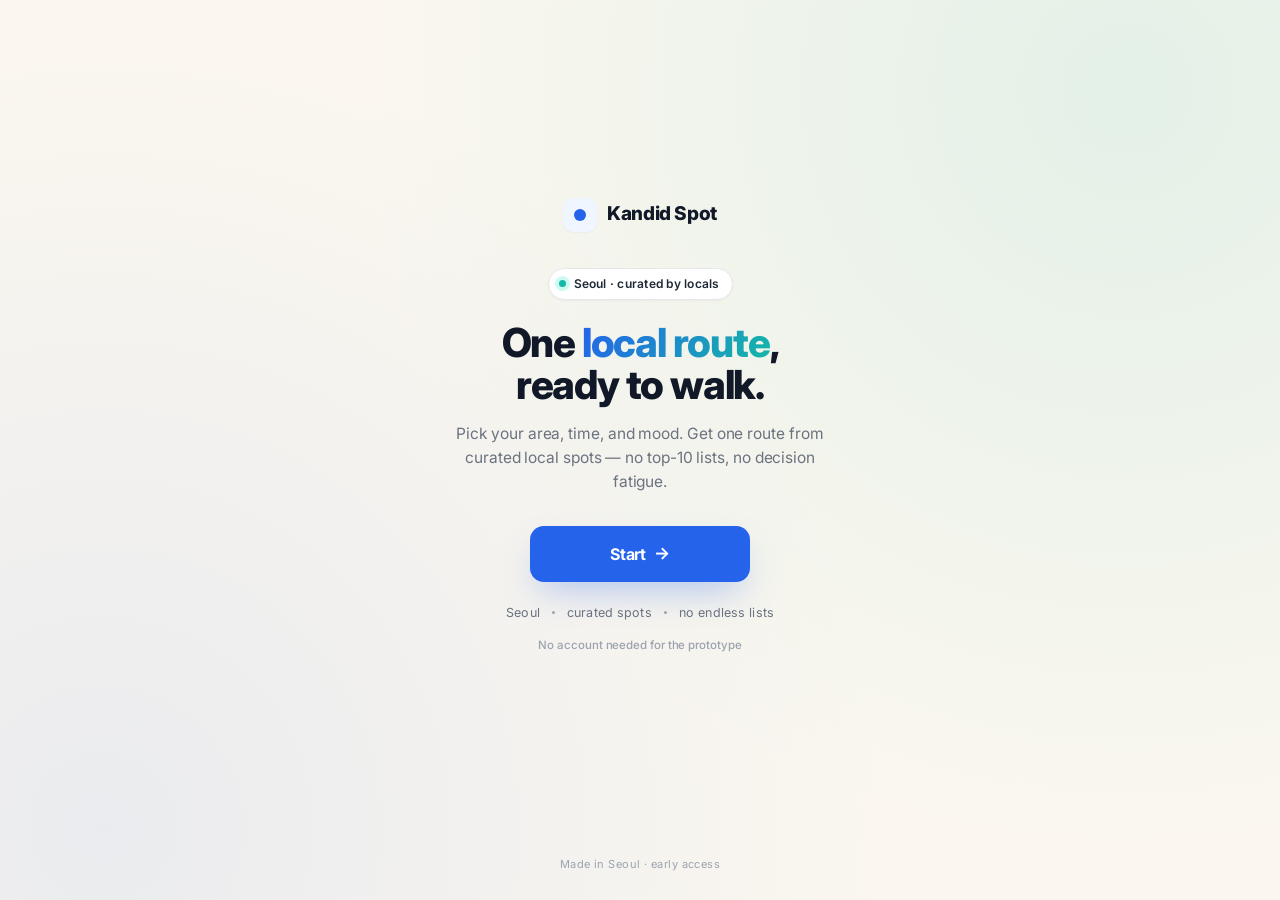
<file: index.html>
<!DOCTYPE html>
<html lang="en">
<head>
<meta charset="UTF-8" />
<meta name="viewport" content="width=device-width, initial-scale=1.0" />
<title>Kandid Spot — One local route, ready to walk</title>
<meta name="description" content="Pick your area, time, and mood. Kandid Spot gives you one route from curated local spots in Seoul." />
<meta name="theme-color" content="#FBF7EF" />
<link rel="preconnect" href="https://fonts.googleapis.com" />
<link rel="preconnect" href="https://fonts.gstatic.com" crossorigin />
<link href="https://fonts.googleapis.com/css2?family=Inter:wght@400;500;600;700;800&display=swap" rel="stylesheet" />
<style>
  :root {
    --bg: #FBF7EF;
    --card: #FFFFFF;
    --primary: #2563EB;
    --primary-dark: #1D4ED8;
    --primary-soft: #EFF6FF;
    --mint: #14B8A6;
    --mint-soft: #CCFBF1;
    --text: #111827;
    --text-soft: #1F2937;
    --gray: #6B7280;
    --gray-light: #9CA3AF;
    --border: #E5E7EB;
    --shadow-pop: 0 16px 36px -10px rgba(37, 99, 235, 0.35);
    --shadow-xs: 0 1px 2px rgba(17, 24, 39, 0.04);
  }
  *, *::before, *::after { box-sizing: border-box; margin: 0; padding: 0; }
  html, body { height: 100%; }
  body {
    font-family: 'Inter', -apple-system, BlinkMacSystemFont, "Apple SD Gothic Neo",
      "Malgun Gothic", "Noto Sans KR", sans-serif;
    background: var(--bg);
    background-image:
      radial-gradient(circle at 88% 10%, rgba(20, 184, 166, 0.10), transparent 55%),
      radial-gradient(circle at 8% 92%, rgba(37, 99, 235, 0.08), transparent 55%);
    color: var(--text);
    -webkit-font-smoothing: antialiased;
    line-height: 1.5;
    letter-spacing: -0.005em;
    min-height: 100%;
    display: flex;
    flex-direction: column;
  }
  a { color: inherit; text-decoration: none; }

  .start {
    flex: 1;
    width: 100%;
    max-width: 520px;
    margin: 0 auto;
    padding: 56px 24px 40px;
    display: flex;
    flex-direction: column;
    align-items: center;
    justify-content: center;
    text-align: center;
  }

  .brand {
    display: inline-flex;
    align-items: center;
    gap: 10px;
    margin-bottom: 36px;
  }
  .brand-mark {
    width: 34px;
    height: 34px;
    border-radius: 10px;
    background: var(--primary-soft);
    display: inline-flex;
    align-items: center;
    justify-content: center;
    box-shadow: var(--shadow-xs);
  }
  .brand-mark::after {
    content: "";
    width: 12px;
    height: 12px;
    border-radius: 50%;
    background: var(--primary);
  }
  .brand-name {
    font-size: 19px;
    font-weight: 800;
    letter-spacing: -0.02em;
  }

  .eyebrow {
    display: inline-flex;
    align-items: center;
    gap: 8px;
    font-size: 12px;
    font-weight: 600;
    letter-spacing: 0.02em;
    color: var(--text-soft);
    background: var(--card);
    border: 1px solid var(--border);
    padding: 6px 12px 6px 10px;
    border-radius: 999px;
    box-shadow: var(--shadow-xs);
    margin-bottom: 22px;
  }
  .eyebrow-dot {
    width: 7px;
    height: 7px;
    border-radius: 50%;
    background: var(--mint);
    box-shadow: 0 0 0 4px var(--mint-soft);
  }

  h1.headline {
    font-size: 40px;
    font-weight: 800;
    letter-spacing: -0.03em;
    line-height: 1.05;
    color: var(--text);
    max-width: 14ch;
  }
  h1.headline .accent {
    background: linear-gradient(120deg, var(--primary) 0%, var(--mint) 100%);
    -webkit-background-clip: text;
    background-clip: text;
    color: transparent;
  }

  .lead {
    margin-top: 16px;
    font-size: 15.5px;
    color: var(--gray);
    line-height: 1.55;
    max-width: 38ch;
  }

  .cta {
    display: inline-flex;
    align-items: center;
    justify-content: center;
    gap: 8px;
    margin-top: 32px;
    padding: 16px 32px;
    min-width: 220px;
    background: var(--primary);
    color: white;
    font-size: 16px;
    font-weight: 700;
    border-radius: 14px;
    border: none;
    box-shadow: var(--shadow-pop);
    transition: transform 0.15s ease, background 0.15s ease, box-shadow 0.15s ease;
  }
  .cta:hover {
    background: var(--primary-dark);
    transform: translateY(-1px);
    box-shadow: 0 20px 40px -10px rgba(37, 99, 235, 0.45);
  }
  .cta:active { transform: translateY(0); }
  .cta:focus-visible {
    outline: 3px solid rgba(37, 99, 235, 0.35);
    outline-offset: 2px;
  }
  .cta-arrow { font-size: 17px; line-height: 1; }

  .trust {
    margin-top: 22px;
    font-size: 12.5px;
    color: var(--gray);
    letter-spacing: 0.01em;
  }
  .trust .sep {
    display: inline-block;
    width: 3px;
    height: 3px;
    border-radius: 50%;
    background: var(--gray-light);
    vertical-align: middle;
    margin: 0 8px 2px;
  }

  .prototype-note {
    margin-top: 14px;
    font-size: 11.5px;
    color: var(--gray-light);
    font-weight: 500;
  }

  .foot {
    flex-shrink: 0;
    text-align: center;
    padding: 20px 24px 28px;
    font-size: 11px;
    color: var(--gray-light);
    letter-spacing: 0.04em;
  }

  @media (max-width: 480px) {
    .start { padding: 40px 20px 28px; }
    .brand { margin-bottom: 28px; }
    h1.headline { font-size: 32px; }
    .lead { font-size: 14.5px; margin-top: 12px; }
    .cta { width: 100%; min-width: 0; padding: 15px 24px; }
    .trust { font-size: 12px; }
  }
</style>
</head>
<body>

<main class="start">
  <a class="brand" href="./v2-refined-main-app/index.html" aria-label="Kandid Spot home">
    <span class="brand-mark" aria-hidden="true"></span>
    <span class="brand-name">Kandid Spot</span>
  </a>

  <span class="eyebrow">
    <span class="eyebrow-dot" aria-hidden="true"></span>
    Seoul · curated by locals
  </span>

  <h1 class="headline">
    One <span class="accent">local route</span>,<br />
    ready to walk.
  </h1>

  <p class="lead">
    Pick your area, time, and mood. Get one route from curated local spots —
    no top-10 lists, no decision fatigue.
  </p>

  <a class="cta" href="./v2-refined-main-app/index.html" data-cta="start">
    Start <span class="cta-arrow" aria-hidden="true">→</span>
  </a>

  <p class="trust">
    Seoul
    <span class="sep" aria-hidden="true"></span>
    curated spots
    <span class="sep" aria-hidden="true"></span>
    no endless lists
  </p>

  <p class="prototype-note">No account needed for the prototype</p>
</main>

<footer class="foot">Made in Seoul · early access</footer>

</body>
</html>
</file>
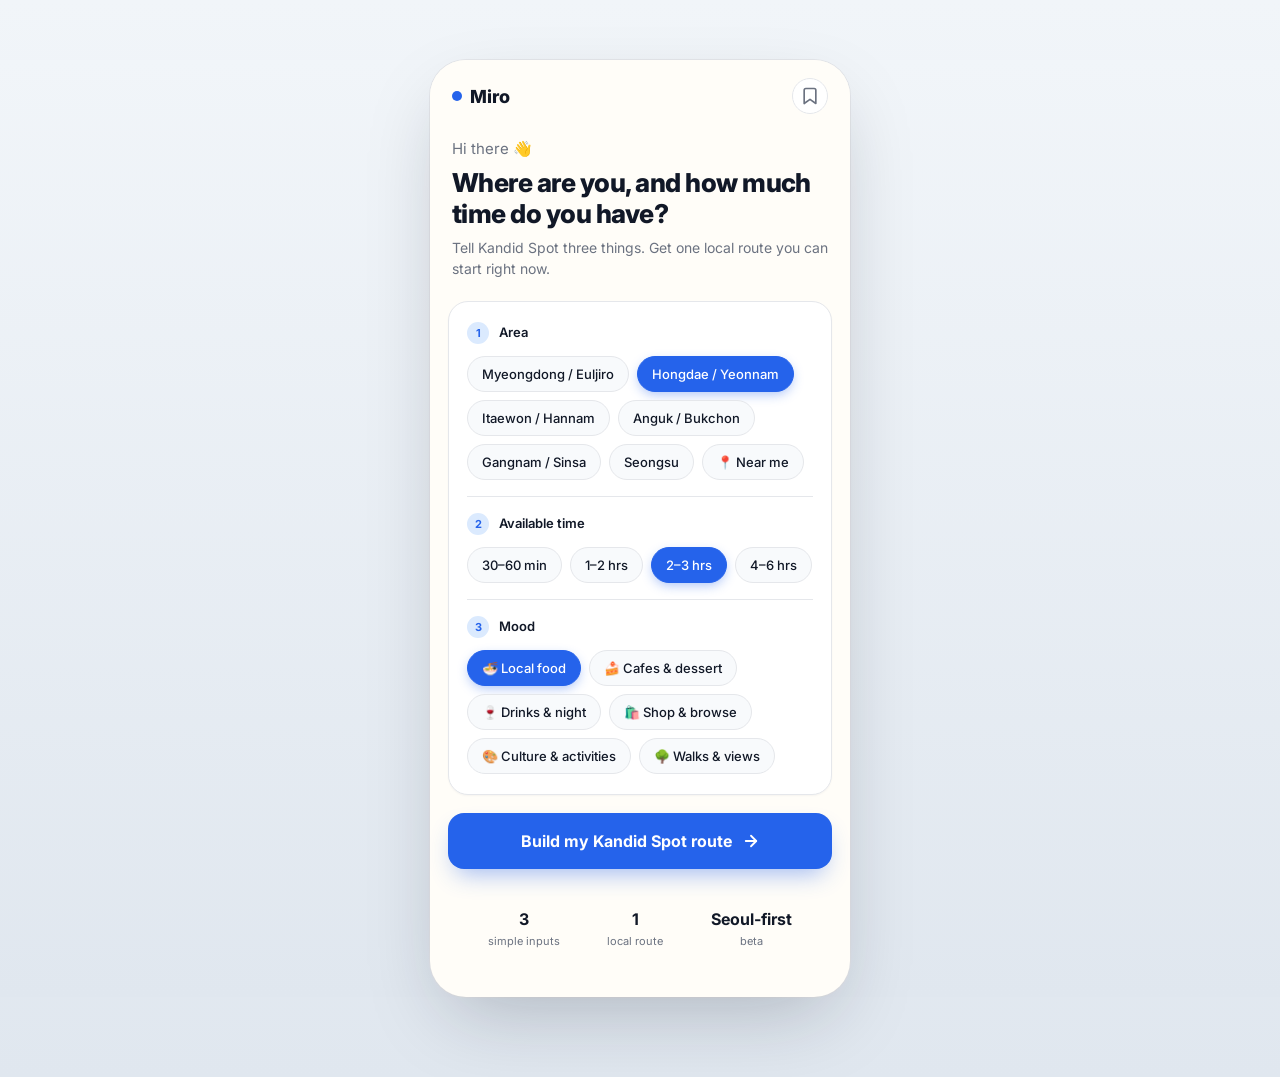
<file: v1-route-card-first/index.html>
<!DOCTYPE html>
<html lang="en">
<head>
<meta charset="UTF-8" />
<meta name="viewport" content="width=device-width, initial-scale=1.0" />
<title>Miro — Route Card First (V1)</title>
<link rel="preconnect" href="https://fonts.googleapis.com" />
<link rel="preconnect" href="https://fonts.gstatic.com" crossorigin />
<link href="https://fonts.googleapis.com/css2?family=Inter:wght@400;500;600;700;800&display=swap" rel="stylesheet" />
<link rel="stylesheet" href="styles.css" />
</head>
<body>

<div class="device">
  <header class="app-bar">
    <div class="brand">
      <span class="brand-dot"></span>
      <span class="brand-name">Miro</span>
    </div>
    <button class="icon-btn" aria-label="Saved routes">
      <svg width="20" height="20" viewBox="0 0 24 24" fill="none" stroke="currentColor" stroke-width="2" stroke-linecap="round" stroke-linejoin="round"><path d="M19 21l-7-5-7 5V5a2 2 0 0 1 2-2h10a2 2 0 0 1 2 2z"></path></svg>
    </button>
  </header>

  <!-- BUILDER VIEW -->
  <main id="builder-view" class="screen active">
    <div class="hello">
      <div class="greet">Hi there 👋</div>
      <h1 class="prompt-h1">Where are you, and how much time do you have?</h1>
      <p class="prompt-sub">Tell Kandid Spot three things. Get one local route you can start right now.</p>
    </div>

    <section class="card builder-card">
      <div class="field">
        <div class="field-label">
          <span class="field-num">1</span>
          <span>Area</span>
        </div>
        <div class="chip-row" data-group="area">
          <button class="chip" data-value="Myeongdong / Euljiro" data-internal-value="myeongdong_euljiro">Myeongdong / Euljiro</button>
          <button class="chip selected" data-value="Hongdae / Yeonnam" data-internal-value="hongdae_yeonnam">Hongdae / Yeonnam</button>
          <button class="chip" data-value="Itaewon / Hannam" data-internal-value="itaewon_hannam">Itaewon / Hannam</button>
          <button class="chip" data-value="Anguk / Bukchon" data-internal-value="anguk_bukchon">Anguk / Bukchon</button>
          <button class="chip" data-value="Gangnam / Sinsa" data-internal-value="gangnam_sinsa_apgujeong">Gangnam / Sinsa</button>
          <button class="chip" data-value="Seongsu" data-internal-value="seongsu">Seongsu</button>
          <button class="chip" data-value="Near me" data-internal-value="near_me">📍 Near me</button>
        </div>
      </div>

      <div class="divider"></div>

      <div class="field">
        <div class="field-label">
          <span class="field-num">2</span>
          <span>Available time</span>
        </div>
        <div class="chip-row" data-group="time">
          <button class="chip" data-value="30–60 min" data-internal-value="time_30_60">30–60 min</button>
          <button class="chip" data-value="1–2 hours" data-internal-value="time_1_2">1–2 hrs</button>
          <button class="chip selected" data-value="2–3 hours" data-internal-value="time_2_3">2–3 hrs</button>
          <button class="chip" data-value="4–6 hours" data-internal-value="time_4_6">4–6 hrs</button>
        </div>
      </div>

      <div class="divider"></div>

      <div class="field">
        <div class="field-label">
          <span class="field-num">3</span>
          <span>Mood</span>
        </div>
        <div class="chip-row" data-group="mood">
          <button class="chip selected" data-value="Local food" data-internal-value="local_food">🍜 Local food</button>
          <button class="chip" data-value="Cafes & dessert" data-internal-value="cafes_dessert">🍰 Cafes & dessert</button>
          <button class="chip" data-value="Drinks & night" data-internal-value="drinks_night">🍷 Drinks & night</button>
          <button class="chip" data-value="Shop & browse" data-internal-value="shop_browse">🛍️ Shop & browse</button>
          <button class="chip" data-value="Culture & activities" data-internal-value="culture_activities">🎨 Culture & activities</button>
          <button class="chip" data-value="Walks & views" data-internal-value="walks_views">🌳 Walks & views</button>
        </div>
      </div>
    </section>

    <button id="build-btn" class="cta-btn">
      <span>Build my Kandid Spot route</span>
      <svg width="18" height="18" viewBox="0 0 24 24" fill="none" stroke="currentColor" stroke-width="2.4" stroke-linecap="round" stroke-linejoin="round"><line x1="5" y1="12" x2="19" y2="12"></line><polyline points="12 5 19 12 12 19"></polyline></svg>
    </button>

    <div class="proof-row">
      <div class="proof"><strong>3</strong><span>simple inputs</span></div>
      <div class="proof"><strong>1</strong><span>local route</span></div>
      <div class="proof"><strong>Seoul-first</strong><span>beta</span></div>
    </div>
  </main>

  <!-- LOADING VIEW -->
  <main id="loading-view" class="screen">
    <div class="loader-wrap">
      <div class="loader-glyph">
        <span class="dot d1"></span>
        <span class="dot d2"></span>
        <span class="dot d3"></span>
        <span class="dot d4"></span>
        <svg class="loader-line" viewBox="0 0 200 80" preserveAspectRatio="none">
          <path d="M 20 60 Q 60 10 100 40 T 180 30" fill="none" stroke="#2563EB" stroke-width="3" stroke-linecap="round" stroke-dasharray="6 6"/>
        </svg>
      </div>
      <h2 class="loader-h2">Building your Kandid Spot route…</h2>
      <p class="loader-step" id="loader-step">Reading the streets of Hongdae</p>
    </div>
  </main>

  <!-- RESULT VIEW -->
  <main id="result-view" class="screen">
    <div class="result-head">
      <button class="back-btn" id="back-to-builder" aria-label="Back">
        <svg width="20" height="20" viewBox="0 0 24 24" fill="none" stroke="currentColor" stroke-width="2" stroke-linecap="round" stroke-linejoin="round"><polyline points="15 18 9 12 15 6"></polyline></svg>
      </button>
      <div class="result-meta-tag" id="result-tag">Hongdae / Yeonnam · 2–3 hours · Local food</div>
    </div>

    <section class="route-hero">
      <h2 class="route-title" id="route-title">A quiet Hongdae plate-and-walk</h2>
      <div class="route-stats">
        <div class="stat"><span class="stat-num">4</span><span class="stat-lbl">stops</span></div>
        <div class="stat-sep"></div>
        <div class="stat"><span class="stat-num">2h 05m</span><span class="stat-lbl">total</span></div>
        <div class="stat-sep"></div>
        <div class="stat"><span class="stat-num">18 min</span><span class="stat-lbl">walking</span></div>
      </div>
      <div class="route-tags">
        <span class="tag">🚶 walkable</span>
        <span class="tag">🤫 quiet</span>
        <span class="tag">🍴 locals eat here</span>
        <span class="tag">💸 ~₩28k pp</span>
      </div>
    </section>

    <section class="card map-card">
      <div class="map-head">
        <span class="map-label">Map preview</span>
        <span class="map-walk">~18 min on foot</span>
      </div>
      <svg class="mock-map" viewBox="0 0 320 200" xmlns="http://www.w3.org/2000/svg">
        <defs>
          <pattern id="grid-v1" width="20" height="20" patternUnits="userSpaceOnUse">
            <path d="M 20 0 L 0 0 0 20" fill="none" stroke="#E5E7EB" stroke-width="0.5"/>
          </pattern>
        </defs>
        <rect width="320" height="200" fill="#F8FAFC"/>
        <rect width="320" height="200" fill="url(#grid-v1)"/>
        <!-- streets -->
        <path d="M 0 130 L 320 130" stroke="#E5E7EB" stroke-width="6"/>
        <path d="M 120 0 L 120 200" stroke="#E5E7EB" stroke-width="6"/>
        <path d="M 0 60 L 320 60" stroke="#E5E7EB" stroke-width="3"/>
        <path d="M 240 0 L 240 200" stroke="#E5E7EB" stroke-width="3"/>
        <!-- park -->
        <rect x="40" y="20" width="60" height="40" rx="6" fill="#D1FAE5" opacity="0.7"/>
        <text x="70" y="44" text-anchor="middle" font-size="9" fill="#047857" font-family="Inter">Yeonnam Park</text>
        <!-- route line -->
        <path class="route-path" d="M 50 100 Q 90 70 140 90 T 230 75 T 280 150" fill="none" stroke="#2563EB" stroke-width="3.2" stroke-linecap="round" stroke-dasharray="6 5"/>
        <!-- pins -->
        <g class="pin" data-stop="0"><circle cx="50" cy="100" r="11" fill="#2563EB"/><text x="50" y="104" text-anchor="middle" font-size="11" fill="white" font-weight="700" font-family="Inter">1</text></g>
        <g class="pin" data-stop="1"><circle cx="140" cy="90" r="11" fill="#2563EB"/><text x="140" y="94" text-anchor="middle" font-size="11" fill="white" font-weight="700" font-family="Inter">2</text></g>
        <g class="pin" data-stop="2"><circle cx="230" cy="75" r="11" fill="#2563EB"/><text x="230" y="79" text-anchor="middle" font-size="11" fill="white" font-weight="700" font-family="Inter">3</text></g>
        <g class="pin" data-stop="3"><circle cx="280" cy="150" r="11" fill="#2563EB"/><text x="280" y="154" text-anchor="middle" font-size="11" fill="white" font-weight="700" font-family="Inter">4</text></g>
      </svg>
    </section>

    <section class="card why-card">
      <div class="why-head">
        <span class="why-icon">💡</span>
        <span class="why-title">Why this route?</span>
      </div>
      <p class="why-body" id="why-body">
        You picked <strong>quiet local food</strong>, so Miro skipped the main strip. We start with a backstreet BBQ where neighborhood families eat, then walk you through Yeonnam's residential lanes — the part of Hongdae that still feels lived-in. Dessert is a tiny ten-seat cafe locals don't post about.
      </p>
    </section>

    <section class="timeline">
      <div class="timeline-head">
        <h3>Your route</h3>
        <span class="timeline-sub">Tap a stop for details</span>
      </div>
      <div class="stops" id="stops"></div>
    </section>

    <section class="refine">
      <div class="refine-head">Refine this route</div>
      <div class="refine-chips" id="refine-chips">
        <button class="refine-chip" data-refine="walk">🚶 Less walking</button>
        <button class="refine-chip" data-refine="local">🏘️ More local</button>
        <button class="refine-chip" data-refine="cheap">💸 Cheaper</button>
        <button class="refine-chip" data-refine="cafe">☕ More cafes</button>
        <button class="refine-chip" data-refine="quiet">🤫 Avoid crowds</button>
        <button class="refine-chip" data-refine="open">🟢 Open now only</button>
      </div>
    </section>

    <section class="actions">
      <button class="action-btn" data-action="save">
        <svg width="18" height="18" viewBox="0 0 24 24" fill="none" stroke="currentColor" stroke-width="2" stroke-linecap="round" stroke-linejoin="round"><path d="M19 21l-7-5-7 5V5a2 2 0 0 1 2-2h10a2 2 0 0 1 2 2z"></path></svg>
        Save route
      </button>
      <button class="action-btn" data-action="share">
        <svg width="18" height="18" viewBox="0 0 24 24" fill="none" stroke="currentColor" stroke-width="2" stroke-linecap="round" stroke-linejoin="round"><circle cx="18" cy="5" r="3"></circle><circle cx="6" cy="12" r="3"></circle><circle cx="18" cy="19" r="3"></circle><line x1="8.59" y1="13.51" x2="15.42" y2="17.49"></line><line x1="15.41" y1="6.51" x2="8.59" y2="10.49"></line></svg>
        Share
      </button>
      <button class="action-btn primary" data-action="map">
        <svg width="18" height="18" viewBox="0 0 24 24" fill="none" stroke="currentColor" stroke-width="2" stroke-linecap="round" stroke-linejoin="round"><polygon points="1 6 1 22 8 18 16 22 23 18 23 2 16 6 8 2 1 6"></polygon><line x1="8" y1="2" x2="8" y2="18"></line><line x1="16" y1="6" x2="16" y2="22"></line></svg>
        Open in map
      </button>
    </section>

    <div class="walk-bar">
      <div class="walk-bar-inner">
        <span class="walk-pulse"></span>
        Ready when you are. Start at stop 1.
      </div>
    </div>
  </main>

  <!-- BOTTOM SHEET — Place detail -->
  <div id="sheet" class="sheet" aria-hidden="true">
    <div class="sheet-overlay" id="sheet-overlay"></div>
    <div class="sheet-panel">
      <div class="sheet-handle"></div>
      <div id="sheet-body"></div>
    </div>
  </div>

  <!-- TOAST -->
  <div id="toast" class="toast" role="status"></div>
</div>

<script src="app.js"></script>
</body>
</html>
</file>
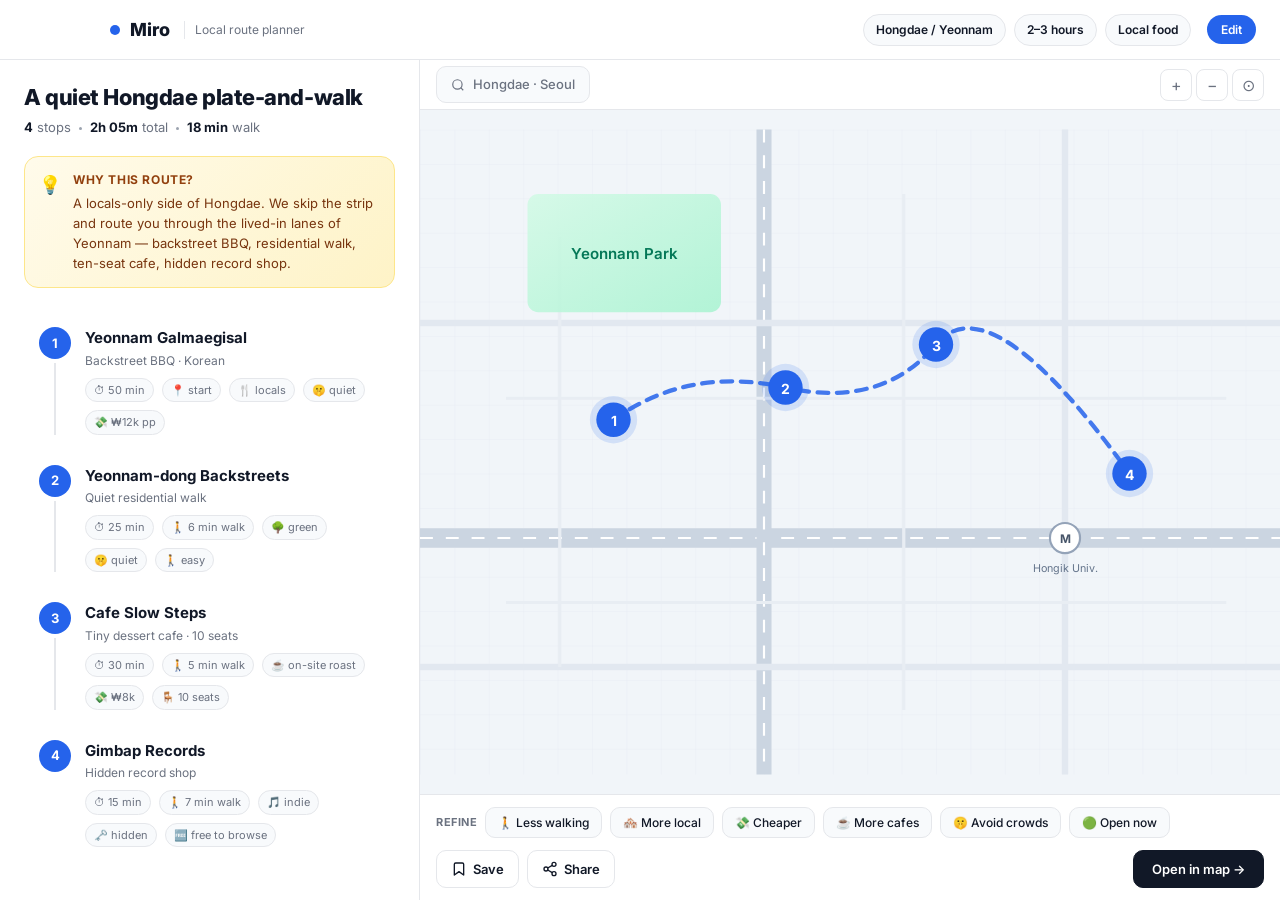
<file: v2-map-itinerary-split/index.html>
<!DOCTYPE html>
<html lang="en">
<head>
<meta charset="UTF-8" />
<meta name="viewport" content="width=device-width, initial-scale=1.0" />
<title>Miro — Map + Itinerary (V2)</title>
<link rel="preconnect" href="https://fonts.googleapis.com" />
<link rel="preconnect" href="https://fonts.gstatic.com" crossorigin />
<link href="https://fonts.googleapis.com/css2?family=Inter:wght@400;500;600;700;800&display=swap" rel="stylesheet" />
<link rel="stylesheet" href="styles.css" />
</head>
<body>

<div class="app">
  <!-- TOP BAR -->
  <header class="top-bar">
    <div class="brand">
      <span class="brand-dot"></span>
      <span class="brand-name">Miro</span>
      <span class="brand-tag">Local route planner</span>
    </div>
    <div class="top-meta" id="top-meta">
      <span class="meta-pill" data-key="area">Hongdae / Yeonnam</span>
      <span class="meta-pill" data-key="time">2–3 hours</span>
      <span class="meta-pill" data-key="mood">Local food</span>
      <button class="edit-btn" id="edit-builder">Edit</button>
    </div>
  </header>

  <!-- BUILDER OVERLAY -->
  <div class="builder-overlay" id="builder-overlay">
    <div class="builder-panel">
      <button class="builder-close" id="builder-close" aria-label="Close">
        <svg width="20" height="20" viewBox="0 0 24 24" fill="none" stroke="currentColor" stroke-width="2" stroke-linecap="round" stroke-linejoin="round"><line x1="18" y1="6" x2="6" y2="18"></line><line x1="6" y1="6" x2="18" y2="18"></line></svg>
      </button>
      <h2 class="builder-h2">Build your Kandid Spot route</h2>
      <p class="builder-sub">Three inputs. One local route in seconds.</p>

      <div class="builder-field">
        <label class="builder-label">Area</label>
        <div class="chip-row" data-group="area">
          <button class="chip" data-value="Myeongdong / Euljiro" data-internal-value="myeongdong_euljiro">Myeongdong / Euljiro</button>
          <button class="chip selected" data-value="Hongdae / Yeonnam" data-internal-value="hongdae_yeonnam">Hongdae / Yeonnam</button>
          <button class="chip" data-value="Itaewon / Hannam" data-internal-value="itaewon_hannam">Itaewon / Hannam</button>
          <button class="chip" data-value="Anguk / Bukchon" data-internal-value="anguk_bukchon">Anguk / Bukchon</button>
          <button class="chip" data-value="Gangnam / Sinsa" data-internal-value="gangnam_sinsa_apgujeong">Gangnam / Sinsa</button>
          <button class="chip" data-value="Seongsu" data-internal-value="seongsu">Seongsu</button>
          <button class="chip" data-value="Near me" data-internal-value="near_me">📍 Near me</button>
        </div>
      </div>

      <div class="builder-field">
        <label class="builder-label">Available time</label>
        <div class="time-grid" data-group="time">
          <button class="time-tile" data-value="30–60 min" data-internal-value="time_30_60"><span class="tt-num">30–60</span><span class="tt-lbl">min</span></button>
          <button class="time-tile" data-value="1–2 hours" data-internal-value="time_1_2"><span class="tt-num">1–2</span><span class="tt-lbl">hrs</span></button>
          <button class="time-tile selected" data-value="2–3 hours" data-internal-value="time_2_3"><span class="tt-num">2–3</span><span class="tt-lbl">hrs</span></button>
          <button class="time-tile" data-value="4–6 hours" data-internal-value="time_4_6"><span class="tt-num">4–6</span><span class="tt-lbl">hrs</span></button>
        </div>
      </div>

      <div class="builder-field">
        <label class="builder-label">Mood</label>
        <div class="chip-row" data-group="mood">
          <button class="chip selected" data-value="Local food" data-internal-value="local_food">🍜 Local food</button>
          <button class="chip" data-value="Cafes & dessert" data-internal-value="cafes_dessert">🍰 Cafes & dessert</button>
          <button class="chip" data-value="Drinks & night" data-internal-value="drinks_night">🍷 Drinks & night</button>
          <button class="chip" data-value="Shop & browse" data-internal-value="shop_browse">🛍️ Shop & browse</button>
          <button class="chip" data-value="Culture & activities" data-internal-value="culture_activities">🎨 Culture & activities</button>
          <button class="chip" data-value="Walks & views" data-internal-value="walks_views">🌳 Walks & views</button>
        </div>
      </div>

      <button class="cta-btn" id="build-btn">
        <span>Build my Kandid Spot route</span>
        <svg width="18" height="18" viewBox="0 0 24 24" fill="none" stroke="currentColor" stroke-width="2.4" stroke-linecap="round" stroke-linejoin="round"><line x1="5" y1="12" x2="19" y2="12"></line><polyline points="12 5 19 12 12 19"></polyline></svg>
      </button>
    </div>
  </div>

  <!-- MAIN SPLIT -->
  <main class="main-split">
    <!-- LEFT: ITINERARY -->
    <aside class="left-pane" id="left-pane">
      <div class="itinerary-head">
        <div>
          <div class="route-title-sm" id="route-title">A quiet Hongdae plate-and-walk</div>
          <div class="route-stats-row">
            <span><strong>4</strong> stops</span>
            <span class="dot-sep"></span>
            <span><strong>2h 05m</strong> total</span>
            <span class="dot-sep"></span>
            <span><strong>18 min</strong> walk</span>
          </div>
        </div>
      </div>

      <div class="why-pill">
        <span class="why-icon">💡</span>
        <div>
          <div class="why-pill-head">Why this route?</div>
          <div class="why-pill-body" id="why-body">A locals-only side of Hongdae. We skip the strip and route you through the lived-in lanes of Yeonnam — backstreet BBQ, residential walk, ten-seat cafe, hidden record shop.</div>
        </div>
      </div>

      <div class="itinerary-list" id="itinerary-list"></div>

      <!-- LOADING STATE -->
      <div class="loading-overlay" id="loading-overlay">
        <div class="loader-content">
          <div class="loader-pulse">
            <span></span><span></span><span></span>
          </div>
          <div class="loader-label">Building your route…</div>
          <div class="loader-step" id="loader-step">Reading the streets of Hongdae</div>
        </div>
      </div>
    </aside>

    <!-- RIGHT: MAP -->
    <section class="right-pane">
      <div class="map-toolbar">
        <div class="map-search">
          <svg width="14" height="14" viewBox="0 0 24 24" fill="none" stroke="currentColor" stroke-width="2"><circle cx="11" cy="11" r="8"></circle><line x1="21" y1="21" x2="16.65" y2="16.65"></line></svg>
          <span>Hongdae · Seoul</span>
        </div>
        <div class="map-controls">
          <button class="map-ctrl" aria-label="Zoom in">+</button>
          <button class="map-ctrl" aria-label="Zoom out">−</button>
          <button class="map-ctrl" aria-label="Locate me">⊙</button>
        </div>
      </div>

      <div class="map-stage" id="map-stage">
        <svg class="big-map" viewBox="0 0 800 600" xmlns="http://www.w3.org/2000/svg">
          <defs>
            <pattern id="grid-v2" width="32" height="32" patternUnits="userSpaceOnUse">
              <path d="M 32 0 L 0 0 0 32" fill="none" stroke="#E2E8F0" stroke-width="0.5"/>
            </pattern>
            <linearGradient id="park-grad" x1="0" y1="0" x2="1" y2="1">
              <stop offset="0%" stop-color="#D1FAE5"/>
              <stop offset="100%" stop-color="#A7F3D0"/>
            </linearGradient>
          </defs>
          <rect width="800" height="600" fill="#F1F5F9"/>
          <rect width="800" height="600" fill="url(#grid-v2)"/>

          <!-- main streets -->
          <path d="M 0 380 L 800 380" stroke="#CBD5E1" stroke-width="18"/>
          <path d="M 0 380 L 800 380" stroke="#FFFFFF" stroke-width="2" stroke-dasharray="12 12"/>
          <path d="M 320 0 L 320 600" stroke="#CBD5E1" stroke-width="14"/>
          <path d="M 320 0 L 320 600" stroke="#FFFFFF" stroke-width="2" stroke-dasharray="12 12"/>

          <!-- side streets -->
          <path d="M 0 180 L 800 180" stroke="#E2E8F0" stroke-width="6"/>
          <path d="M 0 500 L 800 500" stroke="#E2E8F0" stroke-width="6"/>
          <path d="M 600 0 L 600 600" stroke="#E2E8F0" stroke-width="6"/>
          <path d="M 130 100 L 130 500" stroke="#E8EDF3" stroke-width="3"/>
          <path d="M 450 60 L 450 540" stroke="#E8EDF3" stroke-width="3"/>
          <path d="M 80 250 L 750 250" stroke="#E8EDF3" stroke-width="3"/>
          <path d="M 80 440 L 750 440" stroke="#E8EDF3" stroke-width="3"/>

          <!-- park -->
          <rect x="100" y="60" width="180" height="110" rx="10" fill="url(#park-grad)" opacity="0.85"/>
          <text x="190" y="120" text-anchor="middle" font-size="14" fill="#047857" font-family="Inter" font-weight="600">Yeonnam Park</text>

          <!-- station -->
          <circle cx="600" cy="380" r="14" fill="#fff" stroke="#94A3B8" stroke-width="2"/>
          <text x="600" y="385" text-anchor="middle" font-size="11" fill="#475569" font-family="Inter" font-weight="700">M</text>
          <text x="600" y="412" text-anchor="middle" font-size="10" fill="#64748B" font-family="Inter">Hongik Univ.</text>

          <!-- route line -->
          <path id="route-line" d="M 180 270 Q 250 220 340 240 T 480 200 T 660 320 L 660 320" fill="none" stroke="#2563EB" stroke-width="4" stroke-linecap="round" stroke-dasharray="10 8" opacity="0.85"/>

          <!-- pins (positions used by JS) -->
          <g class="map-pin" data-stop="0">
            <circle class="pin-shadow" cx="180" cy="270" r="22" fill="#2563EB" opacity="0.15"/>
            <circle class="pin-circle" cx="180" cy="270" r="16" fill="#2563EB"/>
            <text x="180" y="276" text-anchor="middle" font-size="13" fill="white" font-weight="700" font-family="Inter">1</text>
          </g>
          <g class="map-pin" data-stop="1">
            <circle class="pin-shadow" cx="340" cy="240" r="22" fill="#2563EB" opacity="0.15"/>
            <circle class="pin-circle" cx="340" cy="240" r="16" fill="#2563EB"/>
            <text x="340" y="246" text-anchor="middle" font-size="13" fill="white" font-weight="700" font-family="Inter">2</text>
          </g>
          <g class="map-pin" data-stop="2">
            <circle class="pin-shadow" cx="480" cy="200" r="22" fill="#2563EB" opacity="0.15"/>
            <circle class="pin-circle" cx="480" cy="200" r="16" fill="#2563EB"/>
            <text x="480" y="206" text-anchor="middle" font-size="13" fill="white" font-weight="700" font-family="Inter">3</text>
          </g>
          <g class="map-pin" data-stop="3">
            <circle class="pin-shadow" cx="660" cy="320" r="22" fill="#2563EB" opacity="0.15"/>
            <circle class="pin-circle" cx="660" cy="320" r="16" fill="#2563EB"/>
            <text x="660" y="326" text-anchor="middle" font-size="13" fill="white" font-weight="700" font-family="Inter">4</text>
          </g>
        </svg>

        <!-- Floating place card (hover/click on pin) -->
        <div class="float-card" id="float-card">
          <div class="float-num" id="float-num">1</div>
          <div class="float-body">
            <div class="float-name" id="float-name">Yeonnam Galmaegisal</div>
            <div class="float-type" id="float-type">Backstreet BBQ</div>
            <div class="float-meta">
              <span id="float-stay">⏱ 50 min</span>
              <span id="float-walk">🚶 0 min walk</span>
            </div>
          </div>
        </div>
      </div>

      <!-- BOTTOM: Refine + actions -->
      <div class="bottom-bar">
        <div class="refine-row" id="refine-row">
          <span class="refine-label">Refine</span>
          <button class="refine-chip" data-refine="walk">🚶 Less walking</button>
          <button class="refine-chip" data-refine="local">🏘️ More local</button>
          <button class="refine-chip" data-refine="cheap">💸 Cheaper</button>
          <button class="refine-chip" data-refine="cafe">☕ More cafes</button>
          <button class="refine-chip" data-refine="quiet">🤫 Avoid crowds</button>
          <button class="refine-chip" data-refine="open">🟢 Open now</button>
        </div>
        <div class="action-row">
          <button class="action-btn" data-action="save" title="Save">
            <svg width="16" height="16" viewBox="0 0 24 24" fill="none" stroke="currentColor" stroke-width="2" stroke-linecap="round" stroke-linejoin="round"><path d="M19 21l-7-5-7 5V5a2 2 0 0 1 2-2h10a2 2 0 0 1 2 2z"></path></svg>
            Save
          </button>
          <button class="action-btn" data-action="share" title="Share">
            <svg width="16" height="16" viewBox="0 0 24 24" fill="none" stroke="currentColor" stroke-width="2" stroke-linecap="round" stroke-linejoin="round"><circle cx="18" cy="5" r="3"></circle><circle cx="6" cy="12" r="3"></circle><circle cx="18" cy="19" r="3"></circle><line x1="8.59" y1="13.51" x2="15.42" y2="17.49"></line><line x1="15.41" y1="6.51" x2="8.59" y2="10.49"></line></svg>
            Share
          </button>
          <button class="action-btn primary" data-action="map">
            Open in map →
          </button>
        </div>
      </div>
    </section>

    <!-- MOBILE BOTTOM SHEET -->
    <div class="mobile-sheet" id="mobile-sheet">
      <div class="ms-handle"></div>
      <div class="ms-meta">
        <strong id="ms-title">A quiet Hongdae plate-and-walk</strong>
        <span><strong>4</strong> stops · <strong>2h 05m</strong> · <strong>18 min</strong> walk</span>
      </div>
      <div class="ms-cards" id="ms-cards"></div>
    </div>
  </main>

  <!-- TOAST -->
  <div id="toast" class="toast" role="status"></div>
</div>

<script src="app.js"></script>
</body>
</html>
</file>
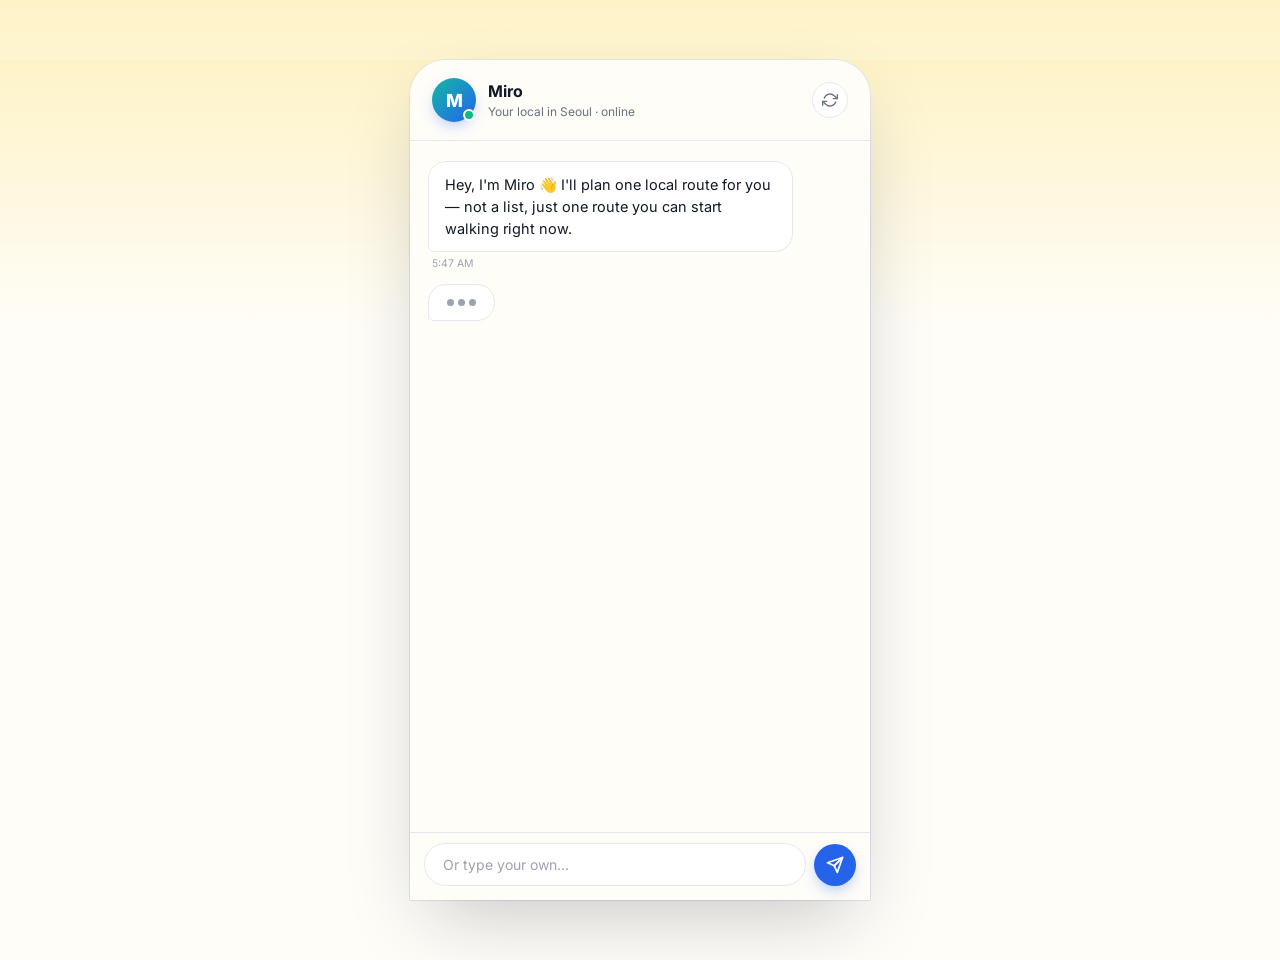
<file: v3-local-concierge/index.html>
<!DOCTYPE html>
<html lang="en">
<head>
<meta charset="UTF-8" />
<meta name="viewport" content="width=device-width, initial-scale=1.0" />
<title>Miro — Local Concierge (V3)</title>
<link rel="preconnect" href="https://fonts.googleapis.com" />
<link rel="preconnect" href="https://fonts.gstatic.com" crossorigin />
<link href="https://fonts.googleapis.com/css2?family=Inter:wght@400;500;600;700;800&family=Caveat:wght@600;700&display=swap" rel="stylesheet" />
<link rel="stylesheet" href="styles.css" />
</head>
<body>

<div class="device">
  <!-- Header with Miro persona -->
  <header class="m-header">
    <div class="miro-persona">
      <div class="miro-ava">
        <span class="ava-text">M</span>
        <span class="ava-status"></span>
      </div>
      <div class="miro-info">
        <div class="miro-name">Miro</div>
        <div class="miro-bio">Your local in Seoul · online</div>
      </div>
    </div>
    <button class="restart-btn" id="restart-btn" title="Start over">
      <svg width="16" height="16" viewBox="0 0 24 24" fill="none" stroke="currentColor" stroke-width="2" stroke-linecap="round" stroke-linejoin="round"><polyline points="23 4 23 10 17 10"></polyline><polyline points="1 20 1 14 7 14"></polyline><path d="M3.51 9a9 9 0 0 1 14.85-3.36L23 10M1 14l4.64 4.36A9 9 0 0 0 20.49 15"></path></svg>
    </button>
  </header>

  <!-- Conversation -->
  <main class="thread" id="thread">
    <!-- Initial greeting (rendered by JS) -->
  </main>

  <!-- Quick reply input area -->
  <footer class="composer" id="composer">
    <div class="quick-replies" id="quick-replies"></div>
    <div class="composer-input">
      <input type="text" id="msg-input" placeholder="Or type your own…" autocomplete="off" />
      <button class="send-btn" id="send-btn" aria-label="Send">
        <svg width="18" height="18" viewBox="0 0 24 24" fill="none" stroke="currentColor" stroke-width="2.4" stroke-linecap="round" stroke-linejoin="round"><line x1="22" y1="2" x2="11" y2="13"></line><polygon points="22 2 15 22 11 13 2 9 22 2"></polygon></svg>
      </button>
    </div>
  </footer>

  <!-- Place detail modal -->
  <div id="place-modal" class="place-modal" aria-hidden="true">
    <div class="pm-overlay" id="pm-overlay"></div>
    <div class="pm-panel">
      <div class="pm-handle"></div>
      <div id="pm-body"></div>
    </div>
  </div>

  <!-- Toast -->
  <div id="toast" class="toast" role="status"></div>
</div>

<script src="app.js"></script>
</body>
</html>
</file>
<file: v1-route-card-first/styles.css>
:root {
  --bg: #FFFDF8;
  --bg-alt: #F8FAFC;
  --primary: #2563EB;
  --primary-dark: #1D4ED8;
  --soft-blue: #DBEAFE;
  --mint: #14B8A6;
  --amber: #F59E0B;
  --text: #111827;
  --gray: #6B7280;
  --gray-light: #9CA3AF;
  --border: #E5E7EB;
  --card: #FFFFFF;
  --shadow-sm: 0 1px 2px rgba(17, 24, 39, 0.04);
  --shadow: 0 4px 12px -2px rgba(17, 24, 39, 0.08);
  --shadow-lg: 0 20px 40px -10px rgba(17, 24, 39, 0.15);
}
* { margin: 0; padding: 0; box-sizing: border-box; }
html, body {
  font-family: 'Inter', -apple-system, BlinkMacSystemFont, sans-serif;
  background: linear-gradient(180deg, #F1F5F9 0%, #E0E7EF 100%);
  color: var(--text);
  -webkit-font-smoothing: antialiased;
  line-height: 1.5;
  min-height: 100vh;
}
button { font-family: inherit; cursor: pointer; border: none; background: none; }

.device {
  max-width: 420px;
  margin: 60px auto 80px;
  background: var(--bg);
  min-height: calc(100vh - 60px);
  border-radius: 36px;
  overflow: hidden;
  box-shadow: 0 30px 80px -20px rgba(17, 24, 39, 0.25), 0 0 0 1px var(--border);
  position: relative;
}

@media (max-width: 480px) {
  .device { margin: 0; border-radius: 0; box-shadow: none; max-width: 100%; }
}

.app-bar {
  padding: 18px 22px 12px;
  display: flex;
  justify-content: space-between;
  align-items: center;
  background: var(--bg);
  position: sticky;
  top: 0;
  z-index: 5;
}
.brand { display: flex; align-items: center; gap: 8px; font-weight: 800; font-size: 18px; }
.brand-dot { width: 10px; height: 10px; border-radius: 50%; background: var(--primary); }
.icon-btn {
  width: 36px; height: 36px; border-radius: 50%;
  display: flex; align-items: center; justify-content: center;
  color: var(--gray); background: var(--card);
  border: 1px solid var(--border);
}
.icon-btn:hover { color: var(--primary); border-color: var(--primary); }

.screen { display: none; padding: 0 18px 32px; }
.screen.active { display: block; animation: fadeUp 0.3s ease; }
@keyframes fadeUp {
  from { opacity: 0; transform: translateY(8px); }
  to { opacity: 1; transform: translateY(0); }
}

/* ---- Builder ---- */
.hello { padding: 12px 4px 22px; }
.greet { font-size: 15px; color: var(--gray); margin-bottom: 6px; }
.prompt-h1 {
  font-size: 26px;
  font-weight: 800;
  letter-spacing: -0.02em;
  line-height: 1.2;
  margin-bottom: 8px;
}
.prompt-sub { font-size: 14px; color: var(--gray); }

.card {
  background: var(--card);
  border: 1px solid var(--border);
  border-radius: 20px;
  padding: 18px;
  box-shadow: var(--shadow-sm);
}

.builder-card { padding: 4px 18px; }

.field { padding: 16px 0; }
.field-label {
  display: flex; align-items: center; gap: 10px;
  font-size: 13px; font-weight: 600; color: var(--text);
  margin-bottom: 12px;
}
.field-num {
  width: 22px; height: 22px;
  border-radius: 50%;
  background: var(--soft-blue);
  color: var(--primary);
  font-size: 11px;
  font-weight: 700;
  display: inline-flex;
  align-items: center;
  justify-content: center;
}
.divider { height: 1px; background: var(--border); }

.chip-row {
  display: flex; flex-wrap: wrap; gap: 8px;
}
.chip {
  background: var(--bg-alt);
  border: 1px solid var(--border);
  color: var(--text);
  padding: 9px 14px;
  border-radius: 999px;
  font-size: 13px;
  font-weight: 500;
  transition: all 0.15s;
}
.chip:hover { border-color: var(--primary); color: var(--primary); }
.chip.selected {
  background: var(--primary);
  border-color: var(--primary);
  color: white;
  box-shadow: 0 4px 12px -2px rgba(37, 99, 235, 0.4);
}

.cta-btn {
  margin-top: 18px;
  width: 100%;
  background: var(--primary);
  color: white;
  font-size: 16px;
  font-weight: 700;
  padding: 18px 24px;
  border-radius: 16px;
  display: flex;
  align-items: center;
  justify-content: center;
  gap: 10px;
  box-shadow: 0 12px 24px -8px rgba(37, 99, 235, 0.45);
  transition: transform 0.1s, box-shadow 0.15s;
}
.cta-btn:hover { transform: translateY(-1px); box-shadow: 0 16px 30px -8px rgba(37, 99, 235, 0.5); }
.cta-btn:active { transform: translateY(0); }

.proof-row {
  display: flex; justify-content: space-around;
  margin-top: 22px;
  padding: 16px;
  text-align: center;
}
.proof { display: flex; flex-direction: column; gap: 2px; }
.proof strong { font-size: 16px; font-weight: 700; color: var(--text); }
.proof span { font-size: 11px; color: var(--gray); }

/* ---- Loading ---- */
#loading-view {
  display: none;
  min-height: calc(100vh - 64px);
}
#loading-view.active {
  display: flex;
  align-items: center;
  justify-content: center;
}
.loader-wrap {
  text-align: center;
  padding: 40px 24px;
}
.loader-glyph {
  width: 200px; height: 80px;
  margin: 0 auto 28px;
  position: relative;
}
.loader-line {
  position: absolute; inset: 0;
  width: 100%; height: 100%;
}
.loader-line path {
  stroke-dasharray: 200;
  stroke-dashoffset: 200;
  animation: drawPath 1.6s ease-in-out infinite;
}
@keyframes drawPath {
  0% { stroke-dashoffset: 200; }
  60%, 100% { stroke-dashoffset: 0; }
}
.dot {
  position: absolute;
  width: 16px; height: 16px;
  border-radius: 50%;
  background: var(--primary);
  border: 3px solid white;
  box-shadow: 0 4px 8px rgba(37, 99, 235, 0.3);
  opacity: 0;
  animation: popIn 1.6s ease-in-out infinite;
}
.d1 { left: 12px; top: 50px; animation-delay: 0s; }
.d2 { left: 92px; top: 32px; animation-delay: 0.3s; }
.d3 { left: 172px; top: 22px; animation-delay: 0.6s; }
.d4 { left: 184px; top: 60px; background: var(--mint); animation-delay: 0.9s; }
@keyframes popIn {
  0%, 20% { opacity: 0; transform: scale(0.4); }
  40%, 90% { opacity: 1; transform: scale(1); }
  100% { opacity: 1; transform: scale(1); }
}

.loader-h2 {
  font-size: 20px; font-weight: 700;
  margin-bottom: 8px;
  letter-spacing: -0.01em;
}
.loader-step { color: var(--gray); font-size: 14px; min-height: 20px; }

/* ---- Result ---- */
.result-head {
  display: flex; align-items: center; gap: 12px;
  padding: 4px 0 18px;
}
.back-btn {
  width: 36px; height: 36px;
  display: flex; align-items: center; justify-content: center;
  border-radius: 50%;
  border: 1px solid var(--border);
  background: var(--card);
  color: var(--text);
}
.result-meta-tag {
  background: var(--soft-blue);
  color: var(--primary);
  font-size: 12px;
  font-weight: 600;
  padding: 7px 13px;
  border-radius: 999px;
}

.route-hero { padding: 4px 4px 20px; }
.route-title {
  font-size: 28px;
  font-weight: 800;
  letter-spacing: -0.02em;
  line-height: 1.15;
  margin-bottom: 14px;
}
.route-stats {
  display: flex; align-items: center;
  gap: 14px;
  margin-bottom: 14px;
}
.stat { display: flex; flex-direction: column; }
.stat-num { font-size: 15px; font-weight: 700; color: var(--text); }
.stat-lbl { font-size: 11px; color: var(--gray); text-transform: uppercase; letter-spacing: 0.05em; }
.stat-sep { width: 1px; height: 22px; background: var(--border); }

.route-tags { display: flex; flex-wrap: wrap; gap: 6px; }
.tag {
  font-size: 11px; font-weight: 500;
  padding: 5px 11px;
  background: var(--bg-alt);
  border: 1px solid var(--border);
  color: var(--gray);
  border-radius: 999px;
}

.map-card { padding: 0; overflow: hidden; margin-bottom: 16px; }
.map-head {
  padding: 14px 16px;
  display: flex; justify-content: space-between; align-items: center;
  border-bottom: 1px solid var(--border);
}
.map-label { font-size: 13px; font-weight: 600; color: var(--text); }
.map-walk { font-size: 12px; color: var(--gray); }
.mock-map { display: block; width: 100%; height: auto; }
.pin { cursor: pointer; transition: transform 0.15s; transform-origin: center; transform-box: fill-box; }
.pin:hover { transform: scale(1.15); }

.why-card {
  margin-bottom: 22px;
  background: linear-gradient(135deg, #FFFBEB 0%, #FEF3C7 100%);
  border-color: #FDE68A;
}
.why-head { display: flex; align-items: center; gap: 8px; margin-bottom: 8px; }
.why-icon { font-size: 18px; }
.why-title { font-size: 14px; font-weight: 700; color: #92400E; }
.why-body { font-size: 14px; color: #78350F; line-height: 1.55; }
.why-body strong { font-weight: 700; color: #92400E; }

.timeline { margin-bottom: 22px; }
.timeline-head {
  display: flex; justify-content: space-between; align-items: baseline;
  padding: 0 4px 12px;
}
.timeline-head h3 { font-size: 16px; font-weight: 700; }
.timeline-sub { font-size: 12px; color: var(--gray); }
.stops { display: flex; flex-direction: column; gap: 10px; }

.stop-card {
  display: flex; gap: 14px;
  background: var(--card);
  border: 1px solid var(--border);
  border-radius: 16px;
  padding: 16px;
  cursor: pointer;
  transition: all 0.15s;
  position: relative;
}
.stop-card:hover {
  border-color: var(--primary);
  transform: translateX(2px);
  box-shadow: var(--shadow);
}
.stop-card-num {
  width: 32px; height: 32px;
  border-radius: 50%;
  background: var(--primary);
  color: white;
  font-size: 13px;
  font-weight: 700;
  display: flex; align-items: center; justify-content: center;
  flex-shrink: 0;
}
.stop-card-body { flex: 1; min-width: 0; }
.stop-card-name { font-size: 15px; font-weight: 700; margin-bottom: 2px; }
.stop-card-type { font-size: 12px; color: var(--gray); margin-bottom: 8px; }
.stop-card-meta {
  display: flex; gap: 10px; font-size: 11px; color: var(--gray);
}
.stop-card-meta span { display: inline-flex; align-items: center; gap: 4px; }
.stop-card-arrow {
  align-self: center;
  color: var(--gray-light);
}
.stop-walk-segment {
  font-size: 11px;
  color: var(--gray);
  display: flex;
  align-items: center;
  gap: 6px;
  padding: 6px 16px;
  margin-left: 16px;
}
.stop-walk-segment::before {
  content: '';
  display: block;
  width: 1px;
  height: 12px;
  border-left: 2px dotted var(--gray-light);
  margin-right: 6px;
}

.refine { margin-bottom: 22px; }
.refine-head {
  font-size: 14px; font-weight: 700;
  padding: 0 4px 12px;
}
.refine-chips { display: flex; flex-wrap: wrap; gap: 8px; }
.refine-chip {
  background: var(--card);
  border: 1px solid var(--border);
  color: var(--text);
  padding: 9px 14px;
  border-radius: 12px;
  font-size: 13px;
  font-weight: 500;
  transition: all 0.15s;
}
.refine-chip:hover { border-color: var(--primary); }
.refine-chip.applied {
  background: var(--mint);
  color: white;
  border-color: var(--mint);
}

.actions {
  display: grid;
  grid-template-columns: 1fr 1fr 1.4fr;
  gap: 8px;
  margin-bottom: 18px;
}
.action-btn {
  display: flex; align-items: center; justify-content: center;
  gap: 6px;
  background: var(--card);
  border: 1px solid var(--border);
  padding: 13px 12px;
  border-radius: 14px;
  font-size: 13px;
  font-weight: 600;
  color: var(--text);
  transition: all 0.15s;
}
.action-btn:hover { border-color: var(--primary); color: var(--primary); }
.action-btn.primary {
  background: var(--text);
  color: white;
  border-color: var(--text);
}
.action-btn.primary:hover { background: var(--primary); border-color: var(--primary); color: white; }

.walk-bar {
  position: sticky;
  bottom: 12px;
  padding: 0 4px;
}
.walk-bar-inner {
  background: var(--text);
  color: white;
  padding: 12px 18px;
  border-radius: 14px;
  font-size: 13px;
  font-weight: 600;
  display: flex; align-items: center; gap: 10px;
  box-shadow: 0 12px 30px -8px rgba(17, 24, 39, 0.3);
}
.walk-pulse {
  width: 8px; height: 8px;
  border-radius: 50%;
  background: var(--mint);
  animation: pulse 1.6s ease-in-out infinite;
  position: relative;
}
.walk-pulse::after {
  content: ''; position: absolute; inset: -4px;
  border-radius: 50%;
  border: 2px solid var(--mint);
  animation: pulseRing 1.6s ease-in-out infinite;
}
@keyframes pulse { 0%, 100% { opacity: 1; } 50% { opacity: 0.6; } }
@keyframes pulseRing {
  0% { transform: scale(0.6); opacity: 0.8; }
  100% { transform: scale(1.6); opacity: 0; }
}

/* ---- Sheet ---- */
.sheet {
  position: fixed;
  inset: 0;
  z-index: 50;
  display: none;
}
.sheet.open { display: block; }
.sheet-overlay {
  position: absolute; inset: 0;
  background: rgba(17, 24, 39, 0.4);
  animation: fadeIn 0.2s ease;
}
@keyframes fadeIn { from { opacity: 0; } to { opacity: 1; } }
.sheet-panel {
  position: absolute;
  bottom: 0; left: 0; right: 0;
  background: var(--card);
  border-radius: 24px 24px 0 0;
  padding: 8px 20px 28px;
  max-height: 80vh;
  overflow-y: auto;
  animation: slideUp 0.3s ease;
}
@keyframes slideUp { from { transform: translateY(100%); } to { transform: translateY(0); } }
.sheet-handle {
  width: 40px; height: 4px;
  background: var(--border);
  border-radius: 999px;
  margin: 8px auto 16px;
}

.detail-num {
  width: 36px; height: 36px;
  border-radius: 50%;
  background: var(--primary);
  color: white;
  font-size: 14px;
  font-weight: 700;
  display: inline-flex;
  align-items: center;
  justify-content: center;
  margin-bottom: 12px;
}
.detail-name { font-size: 22px; font-weight: 800; letter-spacing: -0.01em; margin-bottom: 4px; }
.detail-type { font-size: 13px; color: var(--gray); margin-bottom: 16px; }
.detail-stats {
  display: flex; gap: 14px;
  padding: 12px 0;
  border-top: 1px solid var(--border);
  border-bottom: 1px solid var(--border);
  margin-bottom: 16px;
}
.detail-stat { flex: 1; }
.detail-stat-num { font-size: 14px; font-weight: 700; }
.detail-stat-lbl { font-size: 11px; color: var(--gray); }
.detail-why {
  background: var(--bg-alt);
  padding: 14px;
  border-radius: 12px;
  margin-bottom: 16px;
}
.detail-why-head { font-size: 12px; font-weight: 700; color: var(--gray); margin-bottom: 6px; text-transform: uppercase; letter-spacing: 0.05em; }
.detail-why-body { font-size: 14px; line-height: 1.55; }
.detail-next {
  background: var(--soft-blue);
  color: var(--primary);
  padding: 14px;
  border-radius: 12px;
  font-size: 13px;
  font-weight: 600;
  display: flex; align-items: center; gap: 10px;
}

/* ---- Toast ---- */
.toast {
  position: fixed;
  bottom: 32px;
  left: 50%;
  transform: translateX(-50%) translateY(20px);
  background: var(--text);
  color: white;
  padding: 12px 20px;
  border-radius: 999px;
  font-size: 13px;
  font-weight: 600;
  opacity: 0;
  pointer-events: none;
  transition: all 0.25s;
  z-index: 100;
  box-shadow: var(--shadow-lg);
  display: flex; align-items: center; gap: 8px;
}
.toast.show {
  opacity: 1;
  transform: translateX(-50%) translateY(0);
}
</file>
<file: v2-map-itinerary-split/styles.css>
:root {
  --bg: #FFFDF8;
  --bg-alt: #F8FAFC;
  --primary: #2563EB;
  --primary-dark: #1D4ED8;
  --soft-blue: #DBEAFE;
  --mint: #14B8A6;
  --amber: #F59E0B;
  --text: #111827;
  --gray: #6B7280;
  --gray-light: #9CA3AF;
  --border: #E5E7EB;
  --card: #FFFFFF;
  --shadow-sm: 0 1px 2px rgba(17, 24, 39, 0.04);
  --shadow: 0 4px 12px -2px rgba(17, 24, 39, 0.08);
  --shadow-lg: 0 20px 40px -10px rgba(17, 24, 39, 0.18);
}
* { margin: 0; padding: 0; box-sizing: border-box; }
html, body {
  font-family: 'Inter', -apple-system, BlinkMacSystemFont, sans-serif;
  background: var(--bg-alt);
  color: var(--text);
  -webkit-font-smoothing: antialiased;
  line-height: 1.5;
  height: 100vh;
  overflow: hidden;
}
button { font-family: inherit; cursor: pointer; border: none; background: none; }

.app {
  display: flex;
  flex-direction: column;
  height: 100vh;
}

/* ---- Top bar ---- */
.top-bar {
  height: 60px;
  display: flex;
  justify-content: space-between;
  align-items: center;
  padding: 0 24px 0 110px;
  background: var(--card);
  border-bottom: 1px solid var(--border);
  flex-shrink: 0;
  z-index: 50;
}
.brand { display: flex; align-items: center; gap: 10px; }
.brand-dot { width: 10px; height: 10px; border-radius: 50%; background: var(--primary); }
.brand-name { font-weight: 800; font-size: 18px; }
.brand-tag {
  font-size: 12px; color: var(--gray);
  border-left: 1px solid var(--border);
  padding-left: 10px;
  margin-left: 4px;
}
.top-meta {
  display: flex;
  align-items: center;
  gap: 8px;
}
.meta-pill {
  background: var(--bg-alt);
  color: var(--text);
  font-size: 12px;
  font-weight: 600;
  padding: 6px 12px;
  border-radius: 999px;
  border: 1px solid var(--border);
}
.edit-btn {
  background: var(--primary);
  color: white;
  font-size: 12px;
  font-weight: 600;
  padding: 7px 14px;
  border-radius: 999px;
  margin-left: 8px;
}
.edit-btn:hover { background: var(--primary-dark); }

/* ---- Builder overlay ---- */
.builder-overlay {
  position: fixed;
  inset: 0;
  background: rgba(17, 24, 39, 0.5);
  z-index: 100;
  display: none;
  align-items: center;
  justify-content: center;
  padding: 24px;
  backdrop-filter: blur(6px);
}
.builder-overlay.open { display: flex; animation: fadeIn 0.2s ease; }
@keyframes fadeIn { from { opacity: 0; } to { opacity: 1; } }

.builder-panel {
  background: var(--card);
  border-radius: 24px;
  padding: 36px;
  max-width: 540px;
  width: 100%;
  box-shadow: var(--shadow-lg);
  position: relative;
  max-height: 90vh;
  overflow-y: auto;
  animation: slideUpFade 0.3s ease;
}
@keyframes slideUpFade {
  from { opacity: 0; transform: translateY(20px); }
  to { opacity: 1; transform: translateY(0); }
}
.builder-close {
  position: absolute;
  top: 18px; right: 18px;
  width: 36px; height: 36px;
  border-radius: 50%;
  background: var(--bg-alt);
  display: flex; align-items: center; justify-content: center;
  color: var(--gray);
}
.builder-close:hover { background: var(--border); color: var(--text); }
.builder-h2 {
  font-size: 26px;
  font-weight: 800;
  letter-spacing: -0.02em;
  margin-bottom: 6px;
}
.builder-sub {
  font-size: 14px;
  color: var(--gray);
  margin-bottom: 28px;
}
.builder-field { margin-bottom: 22px; }
.builder-label {
  display: block;
  font-size: 12px;
  font-weight: 700;
  color: var(--gray);
  text-transform: uppercase;
  letter-spacing: 0.06em;
  margin-bottom: 10px;
}
.chip-row { display: flex; flex-wrap: wrap; gap: 8px; }
.chip {
  background: var(--bg-alt);
  border: 1px solid var(--border);
  color: var(--text);
  padding: 9px 14px;
  border-radius: 10px;
  font-size: 13px;
  font-weight: 500;
  transition: all 0.15s;
}
.chip:hover { border-color: var(--primary); color: var(--primary); }
.chip.selected {
  background: var(--primary);
  border-color: var(--primary);
  color: white;
}

.time-grid {
  display: grid;
  grid-template-columns: repeat(4, 1fr);
  gap: 8px;
}
.time-tile {
  display: flex;
  flex-direction: column;
  align-items: center;
  gap: 2px;
  padding: 16px 10px;
  background: var(--bg-alt);
  border: 1px solid var(--border);
  border-radius: 12px;
  transition: all 0.15s;
}
.time-tile:hover { border-color: var(--primary); }
.time-tile.selected {
  background: var(--primary);
  border-color: var(--primary);
  color: white;
}
.tt-num { font-size: 17px; font-weight: 800; letter-spacing: -0.02em; white-space: nowrap; }
.tt-lbl { font-size: 11px; opacity: 0.7; }

.cta-btn {
  width: 100%;
  background: var(--primary);
  color: white;
  font-size: 16px;
  font-weight: 700;
  padding: 16px 24px;
  border-radius: 14px;
  display: flex;
  align-items: center;
  justify-content: center;
  gap: 10px;
  margin-top: 6px;
  box-shadow: 0 12px 24px -8px rgba(37, 99, 235, 0.45);
  transition: transform 0.1s;
}
.cta-btn:hover { transform: translateY(-1px); }

/* ---- Main split ---- */
.main-split {
  flex: 1;
  display: flex;
  min-height: 0;
  overflow: hidden;
}

.left-pane {
  width: 420px;
  flex-shrink: 0;
  background: var(--card);
  border-right: 1px solid var(--border);
  overflow-y: auto;
  padding: 24px 24px 32px;
  position: relative;
}
.right-pane {
  flex: 1;
  background: #F1F5F9;
  display: flex;
  flex-direction: column;
  min-width: 0;
  position: relative;
}

.itinerary-head { padding-bottom: 18px; }
.route-title-sm {
  font-size: 22px;
  font-weight: 800;
  letter-spacing: -0.02em;
  line-height: 1.2;
  margin-bottom: 8px;
}
.route-stats-row {
  display: flex; align-items: center; gap: 8px;
  font-size: 13px;
  color: var(--gray);
}
.route-stats-row strong { color: var(--text); font-weight: 700; }
.dot-sep {
  width: 3px; height: 3px; border-radius: 50%;
  background: var(--gray-light);
  display: inline-block;
}

.why-pill {
  background: linear-gradient(135deg, #FFFBEB 0%, #FEF3C7 100%);
  border: 1px solid #FDE68A;
  border-radius: 14px;
  padding: 14px;
  display: flex;
  gap: 12px;
  margin-bottom: 24px;
}
.why-icon { font-size: 18px; flex-shrink: 0; }
.why-pill-head {
  font-size: 12px;
  font-weight: 700;
  color: #92400E;
  text-transform: uppercase;
  letter-spacing: 0.05em;
  margin-bottom: 4px;
}
.why-pill-body {
  font-size: 13px;
  color: #78350F;
  line-height: 1.55;
}

.itinerary-list { display: flex; flex-direction: column; }

.itin-stop {
  display: flex;
  gap: 14px;
  padding: 14px;
  border-radius: 14px;
  cursor: pointer;
  transition: all 0.15s;
  border: 1px solid transparent;
  position: relative;
}
.itin-stop:hover {
  background: var(--bg-alt);
}
.itin-stop.active {
  background: var(--soft-blue);
  border-color: var(--primary);
}
.itin-num-col {
  display: flex;
  flex-direction: column;
  align-items: center;
  flex-shrink: 0;
}
.itin-num {
  width: 32px;
  height: 32px;
  border-radius: 50%;
  background: var(--primary);
  color: white;
  font-size: 13px;
  font-weight: 700;
  display: flex;
  align-items: center;
  justify-content: center;
}
.itin-line {
  width: 2px;
  flex: 1;
  background: var(--border);
  margin-top: 4px;
  min-height: 20px;
}
.itin-stop:last-child .itin-line { display: none; }

.itin-body { flex: 1; min-width: 0; }
.itin-name { font-size: 15px; font-weight: 700; margin-bottom: 2px; }
.itin-type { font-size: 12px; color: var(--gray); margin-bottom: 8px; }
.itin-meta {
  display: flex;
  flex-wrap: wrap;
  gap: 8px;
  font-size: 11px;
  color: var(--gray);
}
.itin-meta span {
  background: var(--bg-alt);
  padding: 3px 8px;
  border-radius: 999px;
  border: 1px solid var(--border);
}
.itin-stop.active .itin-meta span {
  background: white;
  border-color: white;
  color: var(--primary);
  font-weight: 600;
}

.itin-walk {
  font-size: 11px;
  color: var(--gray);
  display: flex;
  align-items: center;
  gap: 8px;
  padding: 4px 0 4px 26px;
  margin: -4px 0;
}
.itin-walk::before {
  content: '';
  display: inline-block;
  width: 2px;
  height: 12px;
  background: var(--border);
  border-radius: 2px;
}

/* ---- Loading ---- */
.loading-overlay {
  position: absolute;
  inset: 0;
  background: rgba(255, 255, 255, 0.96);
  backdrop-filter: blur(6px);
  display: none;
  align-items: center;
  justify-content: center;
  z-index: 5;
}
.loading-overlay.active {
  display: flex;
}
.loader-content { text-align: center; padding: 24px; }
.loader-pulse {
  display: flex;
  justify-content: center;
  gap: 8px;
  margin-bottom: 18px;
}
.loader-pulse span {
  width: 14px;
  height: 14px;
  border-radius: 50%;
  background: var(--primary);
  animation: bouncePulse 1.4s ease-in-out infinite;
}
.loader-pulse span:nth-child(2) { animation-delay: 0.2s; background: var(--mint); }
.loader-pulse span:nth-child(3) { animation-delay: 0.4s; background: var(--amber); }
@keyframes bouncePulse {
  0%, 80%, 100% { transform: scale(0.6); opacity: 0.5; }
  40% { transform: scale(1); opacity: 1; }
}
.loader-label {
  font-size: 16px;
  font-weight: 700;
  margin-bottom: 6px;
}
.loader-step {
  font-size: 13px;
  color: var(--gray);
  min-height: 20px;
}

/* ---- Map ---- */
.map-toolbar {
  height: 50px;
  display: flex;
  justify-content: space-between;
  align-items: center;
  padding: 0 16px;
  background: var(--card);
  border-bottom: 1px solid var(--border);
  flex-shrink: 0;
}
.map-search {
  display: flex;
  align-items: center;
  gap: 8px;
  background: var(--bg-alt);
  padding: 8px 14px;
  border-radius: 10px;
  border: 1px solid var(--border);
  font-size: 13px;
  color: var(--gray);
  font-weight: 500;
}
.map-search svg { color: var(--gray); }
.map-controls { display: flex; gap: 4px; }
.map-ctrl {
  width: 32px; height: 32px;
  border-radius: 8px;
  background: var(--card);
  border: 1px solid var(--border);
  font-size: 16px;
  color: var(--gray);
  display: flex;
  align-items: center;
  justify-content: center;
}
.map-ctrl:hover { background: var(--bg-alt); color: var(--text); }

.map-stage {
  flex: 1;
  position: relative;
  overflow: hidden;
}
.big-map {
  width: 100%;
  height: 100%;
  display: block;
}
.map-pin {
  cursor: pointer;
  transition: transform 0.2s;
  transform-origin: center;
  transform-box: fill-box;
}
.map-pin:hover { transform: scale(1.1); }
.map-pin.active .pin-shadow {
  fill: var(--mint);
  opacity: 0.3;
  animation: ringPulse 1.4s ease-in-out infinite;
}
.map-pin.active .pin-circle {
  fill: var(--mint);
}
@keyframes ringPulse {
  0%, 100% { transform: scale(1); }
  50% { transform: scale(1.2); }
}

.float-card {
  position: absolute;
  bottom: 20px;
  left: 50%;
  transform: translateX(-50%) translateY(20px);
  background: var(--card);
  border: 1px solid var(--border);
  border-radius: 14px;
  padding: 12px 16px;
  display: flex;
  align-items: center;
  gap: 12px;
  box-shadow: var(--shadow-lg);
  min-width: 280px;
  opacity: 0;
  pointer-events: none;
  transition: all 0.25s;
}
.float-card.show {
  opacity: 1;
  transform: translateX(-50%) translateY(0);
  pointer-events: auto;
}
.float-num {
  width: 32px; height: 32px;
  border-radius: 50%;
  background: var(--mint);
  color: white;
  font-size: 13px;
  font-weight: 700;
  display: flex; align-items: center; justify-content: center;
  flex-shrink: 0;
}
.float-body { flex: 1; min-width: 0; }
.float-name { font-size: 14px; font-weight: 700; margin-bottom: 1px; }
.float-type { font-size: 11px; color: var(--gray); margin-bottom: 4px; }
.float-meta { display: flex; gap: 10px; font-size: 11px; color: var(--gray); }

/* ---- Bottom bar ---- */
.bottom-bar {
  background: var(--card);
  border-top: 1px solid var(--border);
  padding: 12px 16px;
  flex-shrink: 0;
  display: flex;
  flex-direction: column;
  gap: 10px;
}
.refine-row {
  display: flex;
  align-items: center;
  gap: 8px;
  overflow-x: auto;
  padding-bottom: 2px;
  scrollbar-width: thin;
}
.refine-row::-webkit-scrollbar { height: 4px; }
.refine-row::-webkit-scrollbar-thumb { background: var(--border); border-radius: 999px; }
.refine-label {
  font-size: 11px;
  font-weight: 700;
  color: var(--gray);
  text-transform: uppercase;
  letter-spacing: 0.05em;
  flex-shrink: 0;
}
.refine-chip {
  background: var(--bg-alt);
  border: 1px solid var(--border);
  color: var(--text);
  padding: 7px 12px;
  border-radius: 10px;
  font-size: 12px;
  font-weight: 500;
  white-space: nowrap;
  flex-shrink: 0;
  transition: all 0.15s;
}
.refine-chip:hover { border-color: var(--primary); }
.refine-chip.applied {
  background: var(--mint);
  color: white;
  border-color: var(--mint);
}

.action-row {
  display: flex;
  gap: 8px;
}
.action-btn {
  display: flex;
  align-items: center;
  justify-content: center;
  gap: 6px;
  background: var(--card);
  border: 1px solid var(--border);
  padding: 10px 14px;
  border-radius: 10px;
  font-size: 13px;
  font-weight: 600;
  color: var(--text);
  transition: all 0.15s;
}
.action-btn:hover { border-color: var(--primary); color: var(--primary); }
.action-btn.primary {
  margin-left: auto;
  background: var(--text);
  color: white;
  border-color: var(--text);
  padding: 10px 18px;
}
.action-btn.primary:hover { background: var(--primary); border-color: var(--primary); color: white; }

/* ---- Mobile sheet ---- */
.mobile-sheet { display: none; }

/* ---- Toast ---- */
.toast {
  position: fixed;
  bottom: 24px;
  left: 50%;
  transform: translateX(-50%) translateY(20px);
  background: var(--text);
  color: white;
  padding: 12px 20px;
  border-radius: 999px;
  font-size: 13px;
  font-weight: 600;
  opacity: 0;
  pointer-events: none;
  transition: all 0.25s;
  z-index: 200;
  box-shadow: var(--shadow-lg);
}
.toast.show {
  opacity: 1;
  transform: translateX(-50%) translateY(0);
}

/* ---- Mobile responsive ---- */
@media (max-width: 880px) {
  html, body { overflow: auto; height: auto; }
  .app { height: auto; min-height: 100vh; }
  .top-bar { padding: 0 16px 0 100px; flex-wrap: wrap; height: auto; padding-top: 12px; padding-bottom: 12px; gap: 8px; }
  .brand-tag { display: none; }
  .top-meta { width: 100%; flex-wrap: wrap; }
  .main-split { flex-direction: column; }
  .left-pane {
    width: 100%;
    order: 2;
    border-right: none;
    border-top: 1px solid var(--border);
    max-height: none;
    overflow-y: visible;
  }
  .right-pane {
    order: 1;
    height: 70vh;
  }
  .map-stage { min-height: 380px; }
}
</file>
<file: v3-local-concierge/styles.css>
:root {
  --bg: #FFFDF8;
  --bg-alt: #F8FAFC;
  --primary: #2563EB;
  --primary-dark: #1D4ED8;
  --soft-blue: #DBEAFE;
  --mint: #14B8A6;
  --amber: #F59E0B;
  --warm: #FEF3C7;
  --warm-deep: #FDE68A;
  --text: #111827;
  --gray: #6B7280;
  --gray-light: #9CA3AF;
  --border: #E5E7EB;
  --card: #FFFFFF;
  --shadow-sm: 0 1px 2px rgba(17, 24, 39, 0.04);
  --shadow: 0 4px 12px -2px rgba(17, 24, 39, 0.08);
  --shadow-lg: 0 20px 40px -10px rgba(17, 24, 39, 0.18);
}
* { margin: 0; padding: 0; box-sizing: border-box; }
html, body {
  font-family: 'Inter', -apple-system, BlinkMacSystemFont, sans-serif;
  background: linear-gradient(180deg, #FEF3C7 0%, #FFFDF8 30%, #FFFDF8 100%);
  color: var(--text);
  -webkit-font-smoothing: antialiased;
  line-height: 1.5;
  min-height: 100vh;
}
button { font-family: inherit; cursor: pointer; border: none; background: none; }

.device {
  max-width: 460px;
  margin: 60px auto 0;
  background: var(--bg);
  height: calc(100vh - 60px);
  min-height: 700px;
  border-radius: 36px 36px 0 0;
  overflow: hidden;
  box-shadow: 0 30px 80px -20px rgba(17, 24, 39, 0.25), 0 0 0 1px var(--border);
  display: flex;
  flex-direction: column;
  position: relative;
}

@media (max-width: 520px) {
  .device { margin: 0; border-radius: 0; box-shadow: none; max-width: 100%; height: 100vh; min-height: 100vh; }
}

/* ---- Header ---- */
.m-header {
  padding: 18px 22px;
  display: flex;
  justify-content: space-between;
  align-items: center;
  background: rgba(255, 253, 248, 0.92);
  backdrop-filter: blur(10px);
  border-bottom: 1px solid var(--border);
  flex-shrink: 0;
  z-index: 5;
}
.miro-persona { display: flex; align-items: center; gap: 12px; }
.miro-ava {
  width: 44px;
  height: 44px;
  border-radius: 50%;
  background: linear-gradient(135deg, var(--mint) 0%, var(--primary) 100%);
  color: white;
  display: flex;
  align-items: center;
  justify-content: center;
  font-weight: 800;
  font-size: 18px;
  position: relative;
  box-shadow: 0 6px 16px -4px rgba(37, 99, 235, 0.4);
}
.ava-status {
  position: absolute;
  bottom: 1px;
  right: 1px;
  width: 12px;
  height: 12px;
  border-radius: 50%;
  background: #10B981;
  border: 2px solid var(--bg);
}
.miro-name { font-weight: 700; font-size: 16px; letter-spacing: -0.01em; }
.miro-bio { font-size: 12px; color: var(--gray); }
.restart-btn {
  width: 36px;
  height: 36px;
  border-radius: 50%;
  background: var(--card);
  border: 1px solid var(--border);
  color: var(--gray);
  display: flex;
  align-items: center;
  justify-content: center;
}
.restart-btn:hover { color: var(--primary); border-color: var(--primary); }

/* ---- Thread ---- */
.thread {
  flex: 1;
  overflow-y: auto;
  padding: 20px 18px 28px;
  display: flex;
  flex-direction: column;
  gap: 12px;
  scroll-behavior: smooth;
}
.thread::-webkit-scrollbar { width: 4px; }
.thread::-webkit-scrollbar-thumb { background: var(--border); border-radius: 999px; }

.msg {
  max-width: 86%;
  animation: msgIn 0.35s cubic-bezier(0.2, 0.8, 0.4, 1);
}
@keyframes msgIn {
  from { opacity: 0; transform: translateY(8px); }
  to { opacity: 1; transform: translateY(0); }
}

.msg.from-miro { align-self: flex-start; }
.msg.from-user { align-self: flex-end; }

.msg-bubble {
  padding: 12px 16px;
  border-radius: 18px;
  font-size: 14.5px;
  line-height: 1.5;
}
.msg.from-miro .msg-bubble {
  background: var(--card);
  border: 1px solid var(--border);
  color: var(--text);
  border-bottom-left-radius: 6px;
}
.msg.from-user .msg-bubble {
  background: var(--primary);
  color: white;
  border-bottom-right-radius: 6px;
  box-shadow: 0 4px 12px -2px rgba(37, 99, 235, 0.3);
}
.msg-time {
  font-size: 10.5px;
  color: var(--gray-light);
  margin-top: 4px;
  padding: 0 4px;
}
.msg.from-user .msg-time { text-align: right; }

/* ---- Typing indicator ---- */
.typing {
  display: flex;
  gap: 4px;
  padding: 14px 18px;
  background: var(--card);
  border: 1px solid var(--border);
  border-radius: 18px 18px 18px 6px;
  align-self: flex-start;
  align-items: center;
  animation: msgIn 0.3s ease;
}
.typing span {
  width: 7px;
  height: 7px;
  border-radius: 50%;
  background: var(--gray-light);
  animation: typingBounce 1.4s ease-in-out infinite;
}
.typing span:nth-child(2) { animation-delay: 0.2s; }
.typing span:nth-child(3) { animation-delay: 0.4s; }
@keyframes typingBounce {
  0%, 80%, 100% { transform: translateY(0); opacity: 0.4; }
  40% { transform: translateY(-4px); opacity: 1; }
}

/* ---- Cards in chat ---- */
.chat-card {
  background: var(--card);
  border: 1px solid var(--border);
  border-radius: 18px;
  padding: 18px;
  margin-top: 4px;
  box-shadow: var(--shadow-sm);
  align-self: stretch;
  max-width: 100%;
  animation: msgIn 0.4s ease;
}

.route-summary {
  background: linear-gradient(135deg, #FFFBEB 0%, #FEF3C7 60%, #FDE68A 100%);
  border-color: #FCD34D;
  position: relative;
  overflow: hidden;
}
.route-summary::before {
  content: '';
  position: absolute;
  top: -40px;
  right: -40px;
  width: 130px;
  height: 130px;
  border-radius: 50%;
  background: radial-gradient(circle, rgba(245, 158, 11, 0.18) 0%, transparent 70%);
}
.rs-stamp {
  font-family: 'Caveat', cursive;
  font-size: 22px;
  color: #92400E;
  font-weight: 700;
  margin-bottom: 4px;
  position: relative;
}
.rs-title {
  font-size: 22px;
  font-weight: 800;
  letter-spacing: -0.02em;
  color: #78350F;
  line-height: 1.2;
  margin-bottom: 12px;
  position: relative;
}
.rs-tags {
  display: flex;
  flex-wrap: wrap;
  gap: 6px;
  margin-bottom: 14px;
  position: relative;
}
.rs-tag {
  background: rgba(255, 255, 255, 0.7);
  color: #92400E;
  font-size: 11px;
  font-weight: 600;
  padding: 4px 10px;
  border-radius: 999px;
  border: 1px solid rgba(146, 64, 14, 0.2);
}
.rs-stats {
  display: flex;
  gap: 16px;
  padding-top: 12px;
  border-top: 1px dashed rgba(146, 64, 14, 0.25);
  position: relative;
}
.rs-stat strong { display: block; font-size: 16px; font-weight: 800; color: #78350F; }
.rs-stat span { font-size: 11px; color: #92400E; opacity: 0.75; }

/* Place card in chat */
.place-card {
  display: flex;
  gap: 14px;
  cursor: pointer;
  transition: all 0.15s;
}
.place-card:hover {
  border-color: var(--primary);
  transform: translateX(2px);
  box-shadow: var(--shadow);
}
.pc-num-col {
  display: flex;
  flex-direction: column;
  align-items: center;
  flex-shrink: 0;
  gap: 6px;
}
.pc-num {
  width: 30px;
  height: 30px;
  border-radius: 50%;
  background: var(--primary);
  color: white;
  font-size: 13px;
  font-weight: 700;
  display: flex;
  align-items: center;
  justify-content: center;
}
.pc-emoji {
  font-size: 20px;
}
.pc-body { flex: 1; min-width: 0; }
.pc-name { font-size: 15px; font-weight: 700; margin-bottom: 2px; }
.pc-type { font-size: 12px; color: var(--gray); margin-bottom: 8px; }
.pc-quote {
  font-family: 'Caveat', cursive;
  font-size: 17px;
  color: var(--primary);
  line-height: 1.3;
  font-weight: 600;
  margin-bottom: 10px;
}
.pc-meta { display: flex; gap: 10px; font-size: 11px; color: var(--gray); }

/* Mini map card */
.mini-map-card { padding: 0; overflow: hidden; }
.mini-map-head {
  padding: 12px 14px;
  display: flex;
  justify-content: space-between;
  align-items: center;
  font-size: 12px;
  border-bottom: 1px solid var(--border);
}
.mini-map-head strong { font-weight: 700; }
.mini-map-head span { color: var(--gray); }
.mini-map-svg { display: block; width: 100%; height: auto; }
.mini-map-svg .pin { cursor: pointer; transition: transform 0.15s; transform-origin: center; transform-box: fill-box; }
.mini-map-svg .pin:hover { transform: scale(1.15); }

/* Why pill in chat */
.why-card {
  background: linear-gradient(135deg, #ECFDF5 0%, #D1FAE5 100%);
  border-color: #6EE7B7;
}
.why-card .wc-head {
  font-size: 12px;
  font-weight: 700;
  color: #065F46;
  text-transform: uppercase;
  letter-spacing: 0.05em;
  margin-bottom: 6px;
  display: flex;
  align-items: center;
  gap: 6px;
}
.why-card .wc-body {
  font-size: 14px;
  color: #064E3B;
  line-height: 1.6;
}
.why-card .wc-body em {
  font-style: normal;
  background: rgba(255,255,255,0.6);
  padding: 1px 6px;
  border-radius: 6px;
  font-weight: 600;
}

/* Action card */
.actions-card {
  display: grid;
  grid-template-columns: 1fr 1fr 1.4fr;
  gap: 8px;
  padding: 0;
  background: transparent;
  border: none;
  box-shadow: none;
}
.act-btn {
  display: flex;
  align-items: center;
  justify-content: center;
  gap: 6px;
  background: var(--card);
  border: 1px solid var(--border);
  padding: 13px 12px;
  border-radius: 14px;
  font-size: 13px;
  font-weight: 600;
  color: var(--text);
  transition: all 0.15s;
}
.act-btn:hover { border-color: var(--primary); color: var(--primary); }
.act-btn.primary {
  background: var(--text);
  color: white;
  border-color: var(--text);
}
.act-btn.primary:hover { background: var(--primary); border-color: var(--primary); color: white; }

/* ---- Composer ---- */
.composer {
  border-top: 1px solid var(--border);
  background: rgba(255, 253, 248, 0.95);
  backdrop-filter: blur(10px);
  padding: 10px 14px 14px;
  flex-shrink: 0;
}
.quick-replies {
  display: flex;
  gap: 8px;
  padding-bottom: 10px;
  overflow-x: auto;
  scrollbar-width: thin;
}
.quick-replies::-webkit-scrollbar { height: 3px; }
.quick-replies::-webkit-scrollbar-thumb { background: var(--border); border-radius: 999px; }
.quick-replies:empty { display: none; }
.quick-reply {
  background: var(--card);
  border: 1px solid var(--border);
  color: var(--text);
  padding: 8px 14px;
  border-radius: 999px;
  font-size: 13px;
  font-weight: 500;
  white-space: nowrap;
  flex-shrink: 0;
  transition: all 0.15s;
}
.quick-reply:hover {
  border-color: var(--primary);
  color: var(--primary);
  transform: translateY(-1px);
}
.quick-reply.applied {
  background: var(--mint);
  color: white;
  border-color: var(--mint);
}

.composer-input {
  display: flex;
  gap: 8px;
  align-items: center;
}
#msg-input {
  flex: 1;
  background: var(--card);
  border: 1px solid var(--border);
  border-radius: 999px;
  padding: 12px 18px;
  font-size: 14px;
  font-family: inherit;
  color: var(--text);
  outline: none;
  transition: border-color 0.15s;
}
#msg-input:focus {
  border-color: var(--primary);
}
#msg-input::placeholder { color: var(--gray-light); }
.send-btn {
  width: 42px;
  height: 42px;
  border-radius: 50%;
  background: var(--primary);
  color: white;
  display: flex;
  align-items: center;
  justify-content: center;
  flex-shrink: 0;
  box-shadow: 0 6px 16px -4px rgba(37, 99, 235, 0.45);
  transition: transform 0.1s;
}
.send-btn:hover { transform: scale(1.05); }
.send-btn:active { transform: scale(0.95); }

/* ---- Place modal ---- */
.place-modal {
  position: fixed;
  inset: 0;
  z-index: 50;
  display: none;
}
.place-modal.open { display: block; }
.pm-overlay {
  position: absolute;
  inset: 0;
  background: rgba(17, 24, 39, 0.45);
  animation: fadeIn 0.2s ease;
}
@keyframes fadeIn { from { opacity: 0; } to { opacity: 1; } }
.pm-panel {
  position: absolute;
  bottom: 0;
  left: 0;
  right: 0;
  background: var(--card);
  border-radius: 24px 24px 0 0;
  padding: 8px 22px 28px;
  max-height: 80vh;
  overflow-y: auto;
  animation: slideUp 0.3s ease;
}
@keyframes slideUp { from { transform: translateY(100%); } to { transform: translateY(0); } }
.pm-handle {
  width: 40px;
  height: 4px;
  background: var(--border);
  border-radius: 999px;
  margin: 8px auto 18px;
}
.pm-emoji {
  font-size: 36px;
  margin-bottom: 6px;
}
.pm-name {
  font-size: 24px;
  font-weight: 800;
  letter-spacing: -0.02em;
  margin-bottom: 4px;
}
.pm-type {
  font-size: 13px;
  color: var(--gray);
  margin-bottom: 18px;
}
.pm-quote {
  font-family: 'Caveat', cursive;
  font-size: 22px;
  color: var(--primary);
  line-height: 1.3;
  padding: 16px 20px;
  background: var(--soft-blue);
  border-radius: 14px;
  margin-bottom: 16px;
  border-left: 4px solid var(--primary);
}
.pm-stats {
  display: flex;
  gap: 14px;
  padding: 14px 0;
  border-top: 1px solid var(--border);
  border-bottom: 1px solid var(--border);
  margin-bottom: 18px;
}
.pm-stat { flex: 1; }
.pm-stat strong { display: block; font-size: 16px; font-weight: 700; }
.pm-stat span { font-size: 11px; color: var(--gray); text-transform: uppercase; letter-spacing: 0.05em; }
.pm-why-block {
  background: var(--bg-alt);
  padding: 14px 16px;
  border-radius: 12px;
  margin-bottom: 14px;
}
.pm-why-head { font-size: 12px; font-weight: 700; color: var(--gray); text-transform: uppercase; letter-spacing: 0.05em; margin-bottom: 6px; }
.pm-why-body { font-size: 14px; line-height: 1.6; }
.pm-next {
  background: var(--soft-blue);
  color: var(--primary);
  padding: 14px 16px;
  border-radius: 12px;
  font-size: 13px;
  font-weight: 600;
  display: flex; align-items: center; gap: 10px;
}

/* ---- Toast ---- */
.toast {
  position: fixed;
  bottom: 90px;
  left: 50%;
  transform: translateX(-50%) translateY(20px);
  background: var(--text);
  color: white;
  padding: 12px 20px;
  border-radius: 999px;
  font-size: 13px;
  font-weight: 600;
  opacity: 0;
  pointer-events: none;
  transition: all 0.25s;
  z-index: 100;
  box-shadow: var(--shadow-lg);
}
.toast.show {
  opacity: 1;
  transform: translateX(-50%) translateY(0);
}
</file>
